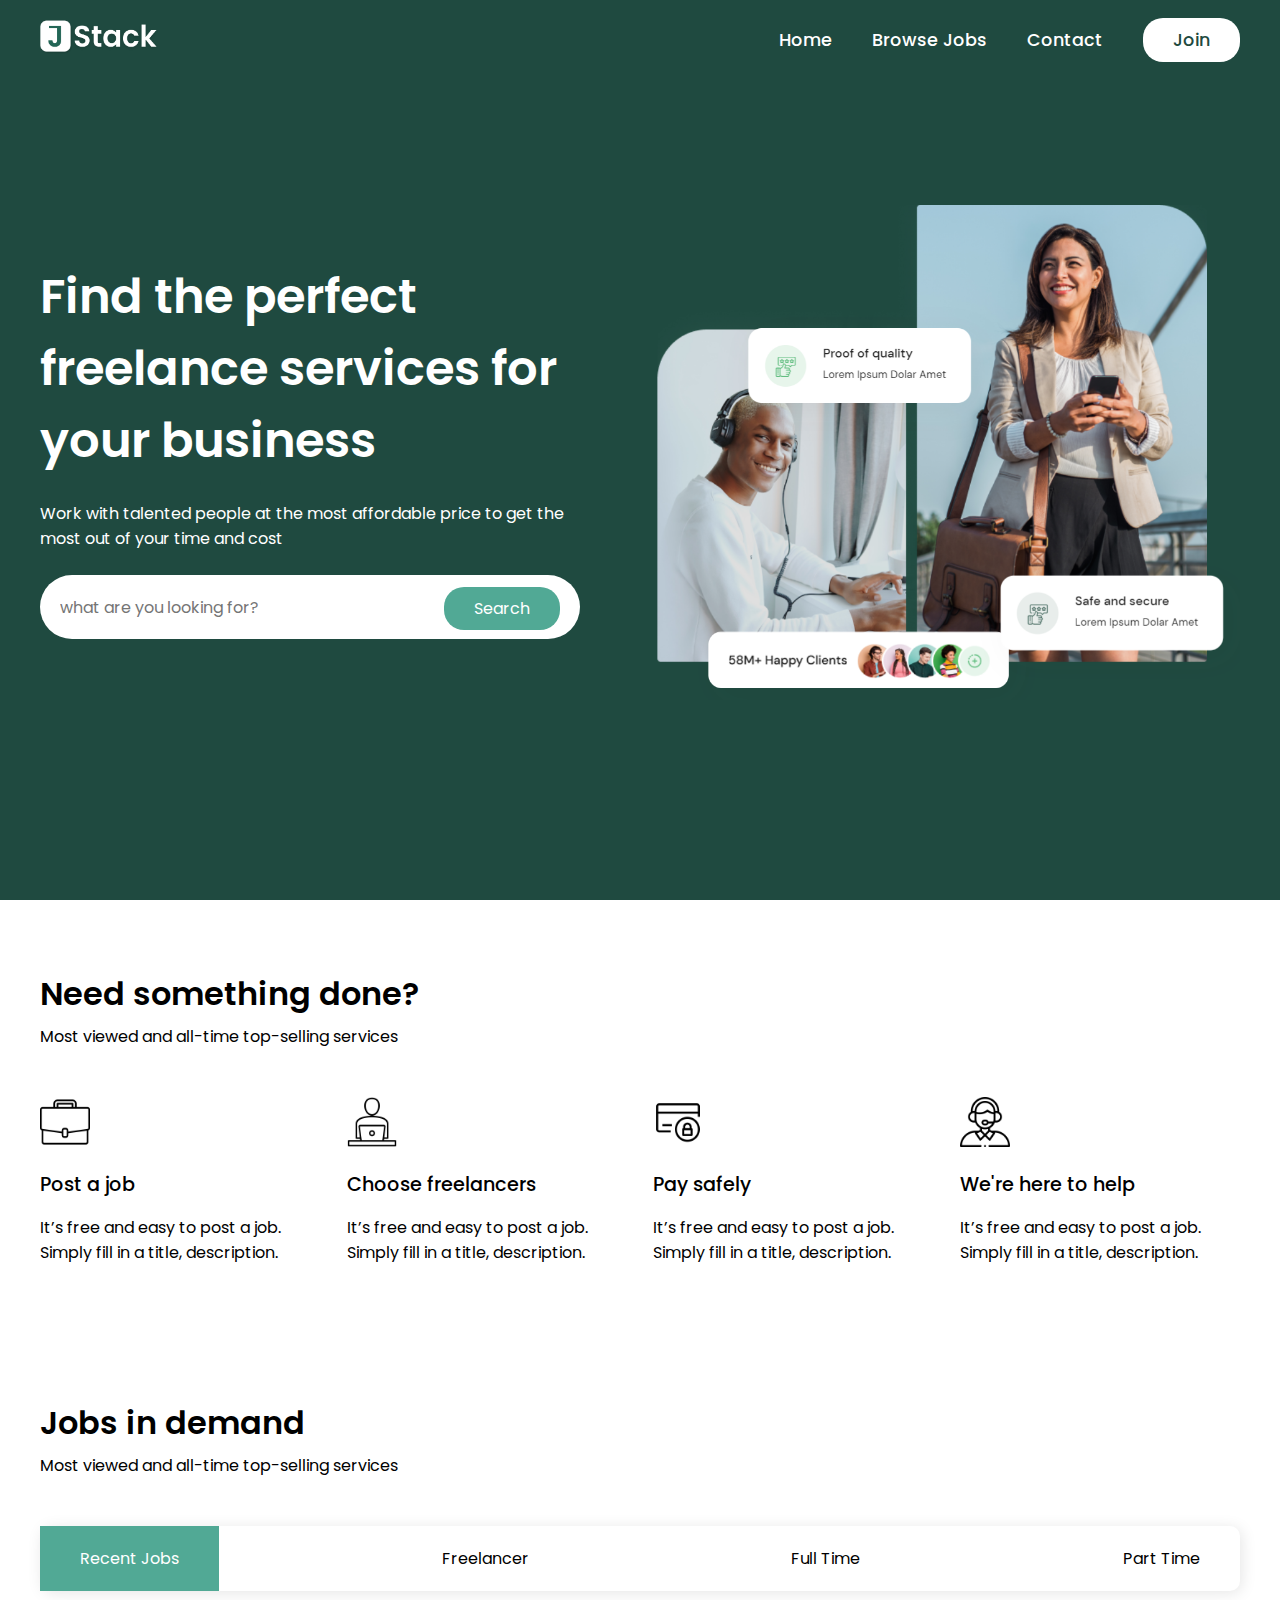
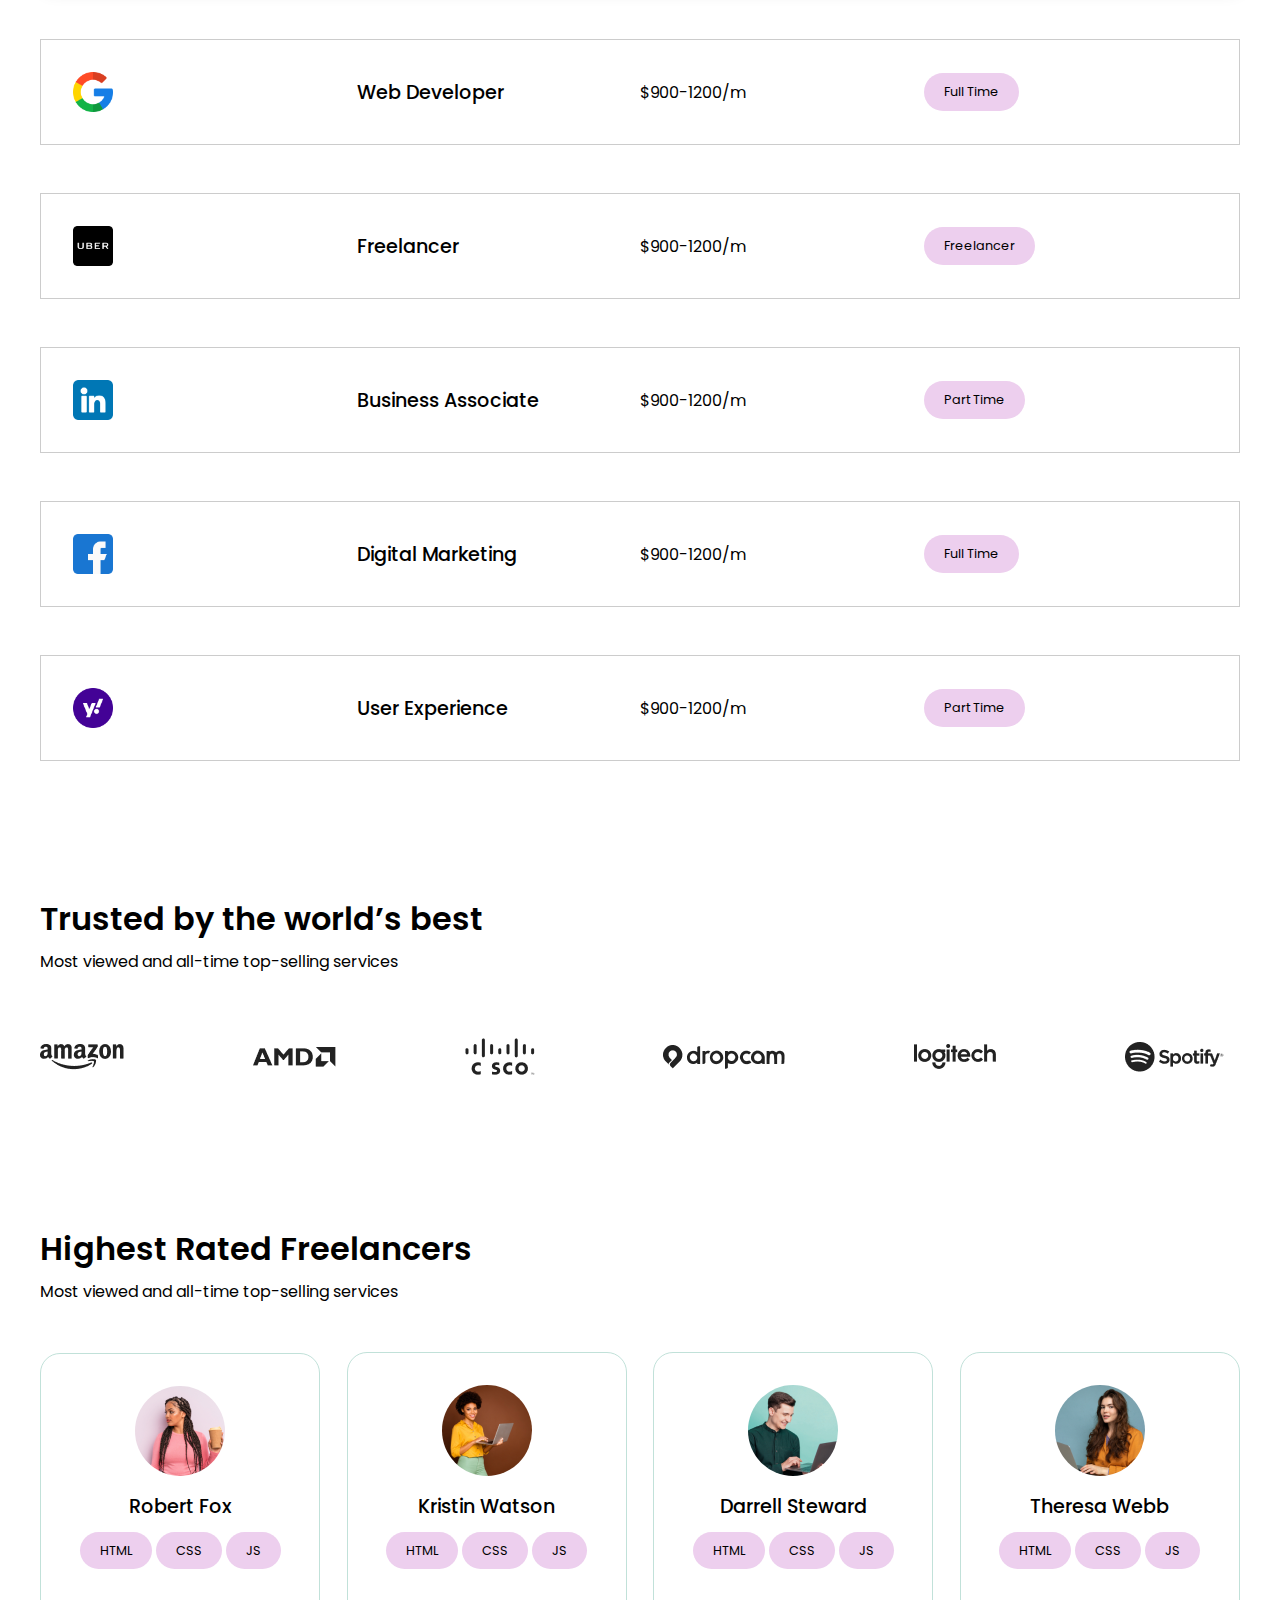
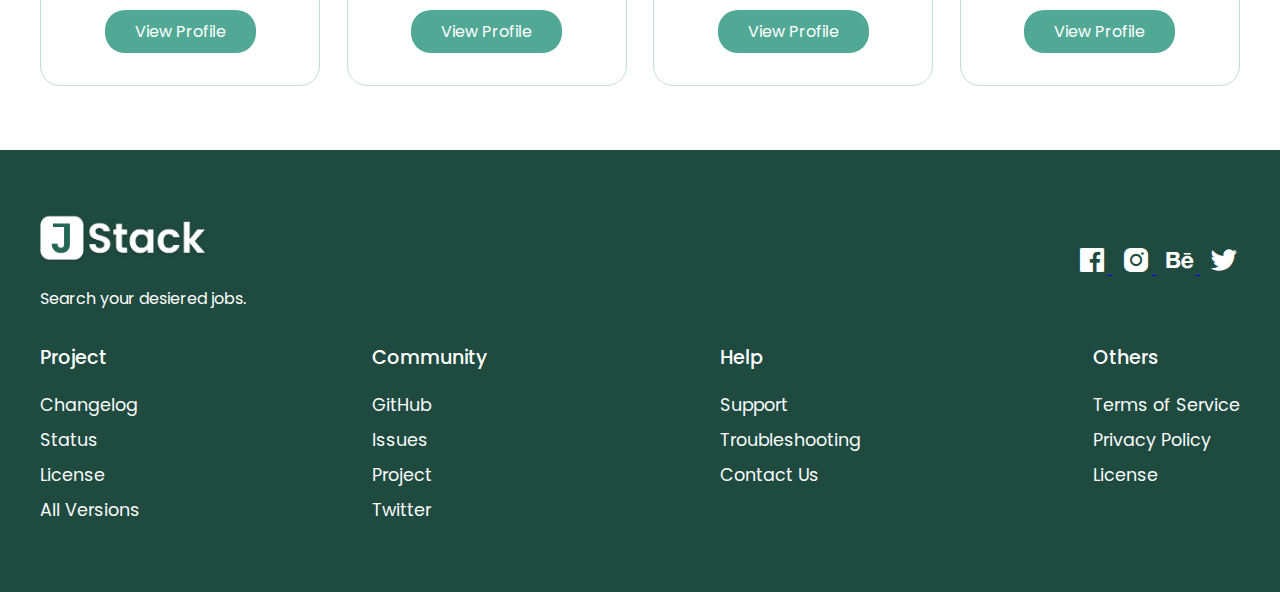
<file: index.html>
<!DOCTYPE html>
<html lang="en">

    <head>
        <meta charset="UTF-8">
        <meta name="viewport" content="width=device-width, initial-scale=1.0">
        <title>JSTACK - Search Jobs</title>
        <link rel="stylesheet" href="style.css">
        <link href='https://unpkg.com/boxicons@2.1.4/css/boxicons.min.css' rel='stylesheet'>

    </head>

    <body>

        <header>
            <div id="navbar" class="obj-width">
                <a href="index.html"><img class="logo" src="images/logo.png" alt=""></a>

                <ul id="menu">
                    <li><a href="#">Home</a></li>
                    <li><a href="jobs/job.html">Browse Jobs</a></li>
                    <li><a href="contact.html">Contact</a></li>
                    <button id="w-btn" class="reverse">Join</button>
                </ul>

                <i id="bar" class='bx bx-menu'></i>
            </div>
        </header>

        <section class="hero">
            <div class="hero-box obj-width">
                <div class="h-left">
                    <h1>Find the perfect freelance
                        services for your business</h1>
                    <p>Work with talented people at the most affordable price to get the most
                        out of your time and cost</p>
                    <div class="search">
                        <input type="text" placeholder="what are you looking for?">
                        <a href="jobs/job.html" id="g-btn" href="#">Search</a>
                    </div>
                </div>

                <div class="h-right">
                    <img src="images/hero1.PNG" alt="">
                </div>
            </div>
        </section>

        <section class="features obj-width sec-space">
            <h2>Need something done?</h2>
            <p>Most viewed and all-time top-selling services </p>

            <div class="fe-box">
                <div>
                    <img src="images/fe 1.png" alt="">
                    <h3>Post a job</h3>
                    <p>It’s free and easy to post a job. Simply fill in a title, description. </p>
                </div>
                <div>
                    <img src="images/fe 2.png" alt="">
                    <h3>Choose freelancers</h3>
                    <p>It’s free and easy to post a job. Simply fill in a title, description. </p>
                </div>
                <div>
                    <img src="images/fe 3.png" alt="">
                    <h3>Pay safely</h3>
                    <p>It’s free and easy to post a job. Simply fill in a title, description. </p>
                </div>
                <div>
                    <img src="images/fe 4.png" alt="">
                    <h3>We're here to help</h3>
                    <p>It’s free and easy to post a job. Simply fill in a title, description. </p>
                </div>
            </div>
        </section>

        <section class="jobs obj-width sec-space">
            <h2>Jobs in demand</h2>
            <p>Most viewed and all-time top-selling services </p>

            <ul class="job-id">
                <li data-target="all" class="active">Recent Jobs</li>
                <li data-target="freelancer">Freelancer</li>
                <li data-target="fullTime">Full Time</li>
                <li data-target="partTime">Part Time</li>
            </ul>

            <div class="jobs-container">
                <li data-item="fullTime" class="jList">
                    <img src="images/google.png" alt="">
                    <h3>Web Developer</h3>
                    <p>$900-1200/m</p>
                    <span id="key">Full Time</span>
                </li>
                <li data-item="freelancer" class="jList">
                    <img src="images/uber.png" alt="">
                    <h3>Freelancer</h3>
                    <p>$900-1200/m</p>
                    <span id="key">Freelancer</span>
                </li>
                <li data-item="partTime" class="jList">
                    <img src="images/linkedin.png" alt="">
                    <h3>Business Associate</h3>
                    <p>$900-1200/m</p>
                    <span id="key">Part Time</span>
                </li>
                <li data-item="fullTime" class="jList">
                    <img src="images/facebook.png" alt="">
                    <h3>Digital Marketing</h3>
                    <p>$900-1200/m</p>
                    <span id="key">Full Time</span>
                </li>
                <li data-item="partTime" class="jList">
                    <img src="images/yahoo.png" alt="">
                    <h3>User Experience</h3>
                    <p>$900-1200/m</p>
                    <span id="key">Part Time</span>
                </li>
            </div>
        </section>

        <section class="trust obj-width sec-space">
            <h2>Trusted by the world’s best </h2>
            <p>Most viewed and all-time top-selling services </p>

            <div class="t-box">
                <img src="images/t1.png" alt="">
                <img src="images/t2.png" alt="">
                <img src="images/t3.png" alt="">
                <img src="images/t4.png" alt="">
                <img src="images/t5.png" alt="">
                <img src="images/t6.png" alt="">
            </div>
        </section>

        <section class="workers obj-width sec-space">
            <h2>Highest Rated Freelancers</h2>
            <p>Most viewed and all-time top-selling services </p>

            <div class="fl-container">
                <div class="fl-box">
                    <img src="images/fl-1.png" alt="">
                    <h3>Robert Fox</h3>
                    <div class="skill">
                        <span id="key">HTML</span>
                        <span id="key">CSS</span>
                        <span id="key">JS</span>

                    </div>
                    <a id="g-btn" href="#"> View Profile</a>

                </div>
                <div class="fl-box">
                    <img src="images/fl-2.png" alt="">
                    <h3>Kristin Watson</h3>
                    <div class="skill">
                        <span id="key">HTML</span>
                        <span id="key">CSS</span>
                        <span id="key">JS</span>
                    </div>
                    <a id="g-btn" href="#"> View Profile</a>
                </div>
                <div class="fl-box">
                    <img src="images/fl-3.png" alt="">
                    <h3>Darrell Steward</h3>
                    <div class="skill">
                        <span id="key">HTML</span>
                        <span id="key">CSS</span>
                        <span id="key">JS</span>
                    </div>
                    <a id="g-btn" href="#"> View Profile</a>
                </div>
                <div class="fl-box">
                    <img src="images/fl-4.png" alt="">
                    <h3>Theresa Webb</h3>
                    <div class="skill">
                        <span id="key">HTML</span>
                        <span id="key">CSS</span>
                        <span id="key">JS</span>
                    </div>
                    <a id="g-btn" href="#"> View Profile</a>
                </div>
            </div>
        </section>

        <footer class="footer">
            <div class="obj-width">
                <div class="top">
                    <div>
                        <img class="logo" src="images/logo.png" alt="">
                        <p>Search your desiered jobs.</p>
                    </div>
                    <div>
                        <a href="https://fontawesome.com/">
                            <i class='bx bxl-facebook-square'></i>
                        </a>
                        <a href="https://fontawesome.com/">
                            <i class='bx bxl-instagram-alt'></i>
                        </a>
                        <a href="https://fontawesome.com/">
                            <i class='bx bxl-behance'></i>
                        </a>
                        <a href="https://fontawesome.com/">
                            <i class='bx bxl-twitter'></i>
                        </a>
                    </div>
                </div>

                <div class="bottom">
                    <div>
                        <h3>Project</h4>
                            <a href="#">Changelog</a>
                            <a href="#">Status</a>
                            <a href="#">License</a>
                            <a href="#">All Versions</a>
                    </div>
                    <div>
                        <h3>Community</h3>
                        <a href="#">GitHub</a>
                        <a href="#">Issues</a>
                        <a href="#">Project</a>
                        <a href="#"> Twitter</a>
                    </div>
                    <div>
                        <h3>Help</h3>
                        <a href="#">Support</a>
                        <a href="#">Troubleshooting</a>
                        <a href="#">Contact Us</a>
                    </div>
                    <div>
                        <h3>Others</h3>
                        <a href="#">Terms of Service</a>
                        <a href="#">Privacy Policy</a>
                        <a href="#">License</a>
                    </div>
                </div>
            </div>
        </footer>

        <script src="script.js"></script>
        <script src="toggle.js"></script>
    </body>

</html>
</file>
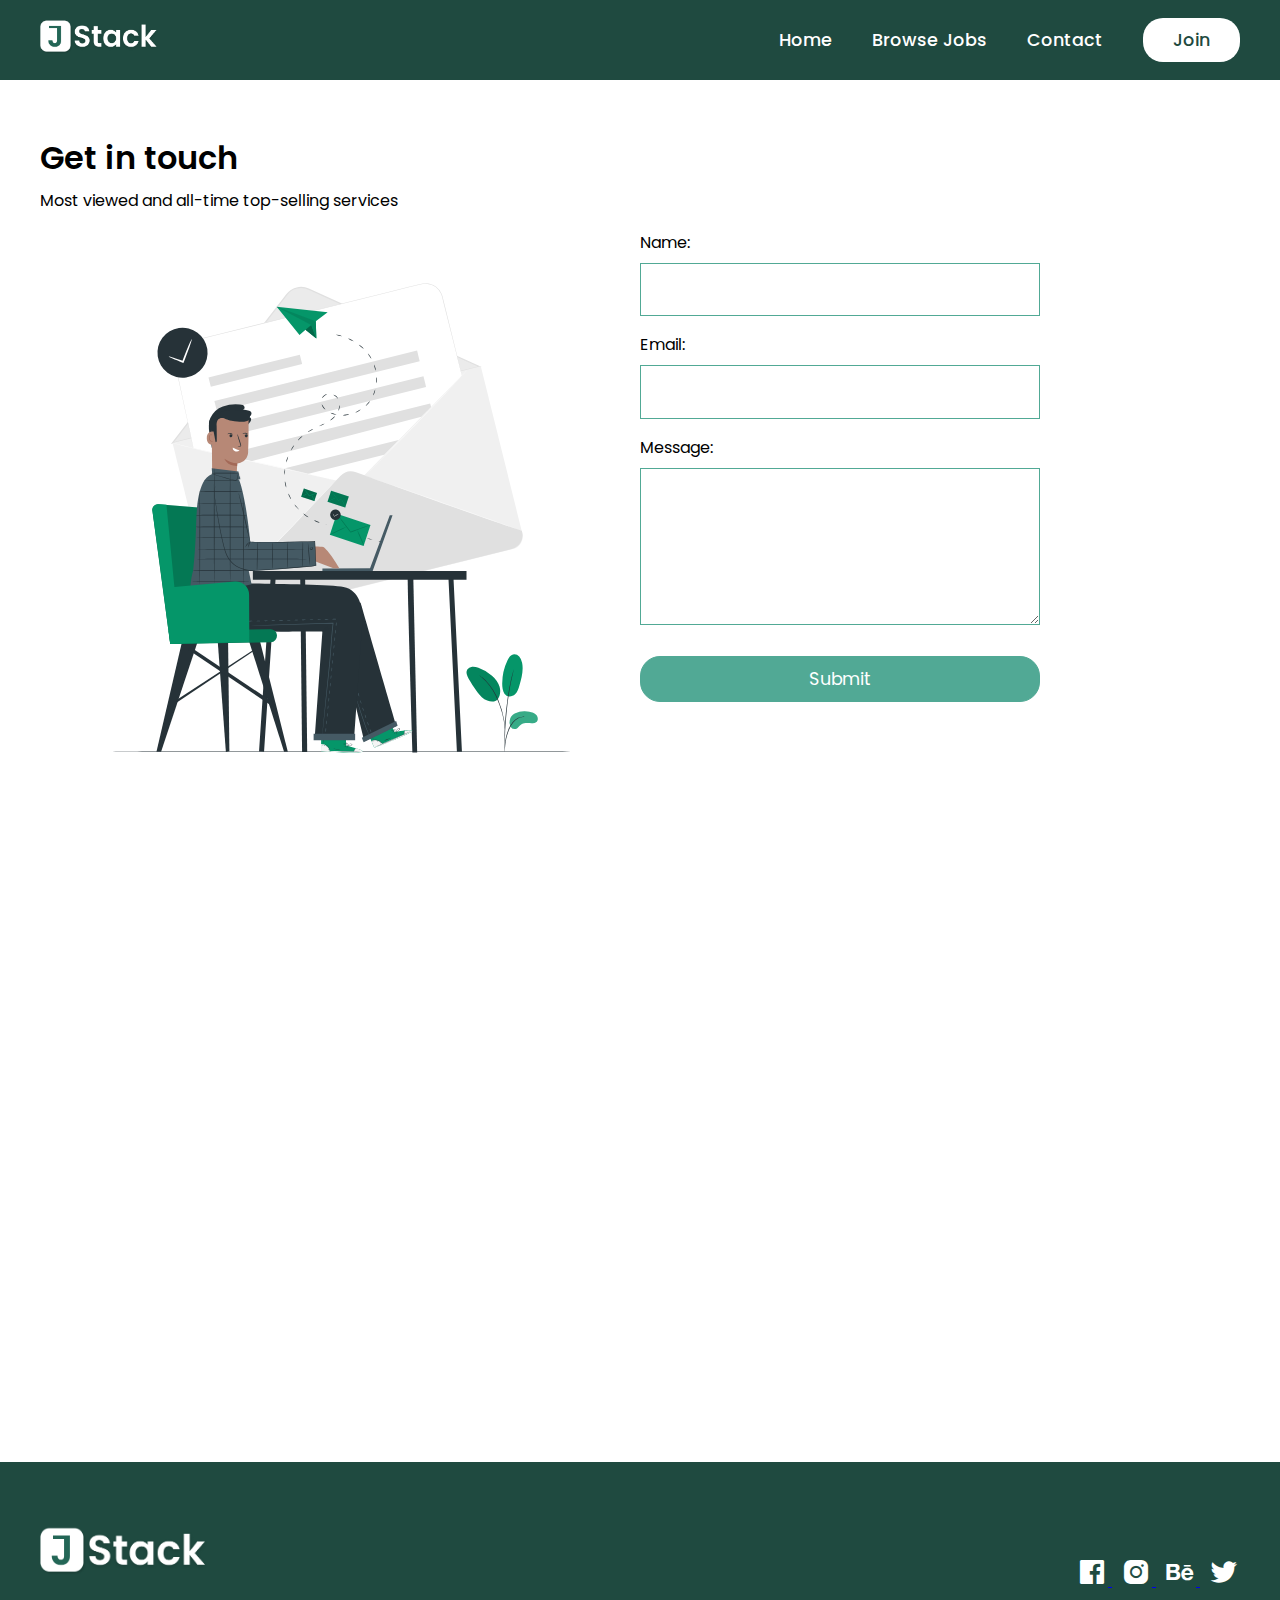
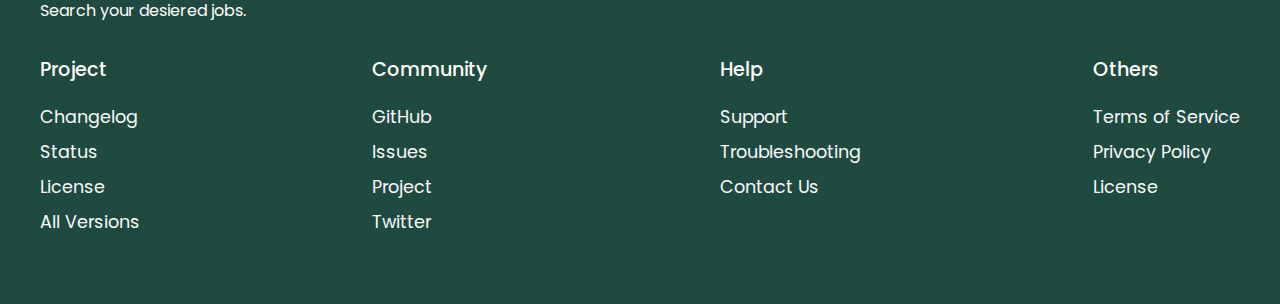
<file: contact.html>
<!DOCTYPE html>
<html lang="en">

    <head>
        <meta charset="UTF-8">
        <meta name="viewport" content="width=device-width, initial-scale=1.0">
        <title>JSTACK - Search Jobs</title>
        <link rel="stylesheet" href="style.css">
        <link href='https://unpkg.com/boxicons@2.1.4/css/boxicons.min.css' rel='stylesheet'>

    </head>

    <body>

        <header>
            <div id="navbar" class="obj-width">
                <a href="index.html"><img class="logo" src="images/logo.png" alt=""></a>

                <ul id="menu">
                    <li><a href="index.html">Home</a></li>
                    <li><a href="job.html">Browse Jobs</a></li>
                    <li><a href="contact.html">Contact</a></li>
                    <button id="w-btn" class="reverse">Join</button>
                </ul>

                <i id="bar" class='bx bx-menu'></i>
            </div>
        </header>

        <!-- <section class="hero">
            <div class="hero-box obj-width">
                <div class="h-left">
                    <h1>Find the perfect freelance
                        services for your business</h1>
                    <p>Work with talented people at the most affordable price to get the most
                        out of your time and cost</p>
                    <div class="search">
                        <input type="text" placeholder="what are you looking for?">
                        <a id="g-btn" href="#">Search</a>
                    </div>
                </div>

                <div class="h-right">
                    <img src="images/hero1.PNG" alt="">
                </div>
            </div>
        </section> -->

        <section class="contact obj-width sec-space extra-space">

            <div class="contact-img">
                <h2>Get in touch </h2>
                <p>Most viewed and all-time top-selling services </p>
                <img src="images/contact.svg" alt="">
            </div>

            <form id="contact-form" method="POST" action="send_email.php">

                <label for="name">Name:</label>
                <input type="text" id="name" name="name" autocomplete="off" required>

                <label for="email">Email:</label>
                <input type="email" id="email" name="email" autocomplete="off" required>

                <label for="message">Message:</label>
                <textarea id="message" name="message" rows="5" required></textarea>

                <input id="g-btn" type="submit" value="Submit">
            </form>
            <div id="status"></div>

        </section>

        <section class="contact obj-width sec-space">
            <iframe
                src="https://www.google.com/maps/embed?pb=!1m18!1m12!1m3!1d96771.88260492912!2d-74.15095984830225!3d40.715345443674174!2m3!1f0!2f0!3f0!3m2!1i1024!2i768!4f13.1!3m3!1m2!1s0x89c250d225bfafdd%3A0x249f013a2cd25d9!2sJersey%20City%2C%20NJ%2C%20USA!5e0!3m2!1sen!2sbd!4v1688303129257!5m2!1sen!2sbd"
                width="100%" height="450" style="border:0;" allowfullscreen="" loading="lazy"
                referrerpolicy="no-referrer-when-downgrade"></iframe>
        </section>

        <footer class="footer">
            <div class="obj-width">
                <div class="top">
                    <div>
                        <img class="logo" src="images/logo.png" alt="">
                        <p>Search your desiered jobs.</p>
                    </div>
                    <div>
                        <a href="https://fontawesome.com/">
                            <i class='bx bxl-facebook-square'></i>
                        </a>
                        <a href="https://fontawesome.com/">
                            <i class='bx bxl-instagram-alt'></i>
                        </a>
                        <a href="https://fontawesome.com/">
                            <i class='bx bxl-behance'></i>
                        </a>
                        <a href="https://fontawesome.com/">
                            <i class='bx bxl-twitter'></i>
                        </a>
                    </div>
                </div>

                <div class="bottom">
                    <div>
                        <h3>Project</h4>
                            <a href="#">Changelog</a>
                            <a href="#">Status</a>
                            <a href="#">License</a>
                            <a href="#">All Versions</a>
                    </div>
                    <div>
                        <h3>Community</h3>
                        <a href="#">GitHub</a>
                        <a href="#">Issues</a>
                        <a href="#">Project</a>
                        <a href="#"> Twitter</a>
                    </div>
                    <div>
                        <h3>Help</h3>
                        <a href="#">Support</a>
                        <a href="#">Troubleshooting</a>
                        <a href="#">Contact Us</a>
                    </div>
                    <div>
                        <h3>Others</h3>
                        <a href="#">Terms of Service</a>
                        <a href="#">Privacy Policy</a>
                        <a href="#">License</a>
                    </div>
                </div>
            </div>
        </footer>

        <script src="toggle.js"></script>

        <!-- <script>
            function openNav() {
                const bar = document.getElementById("bar");
                const menu = document.getElementById("menu");


                bar.addEventListener("click", () => {
                    menu.classList.toggle("active");
                });

            }
        </script> -->
    </body>

</html>
</file>
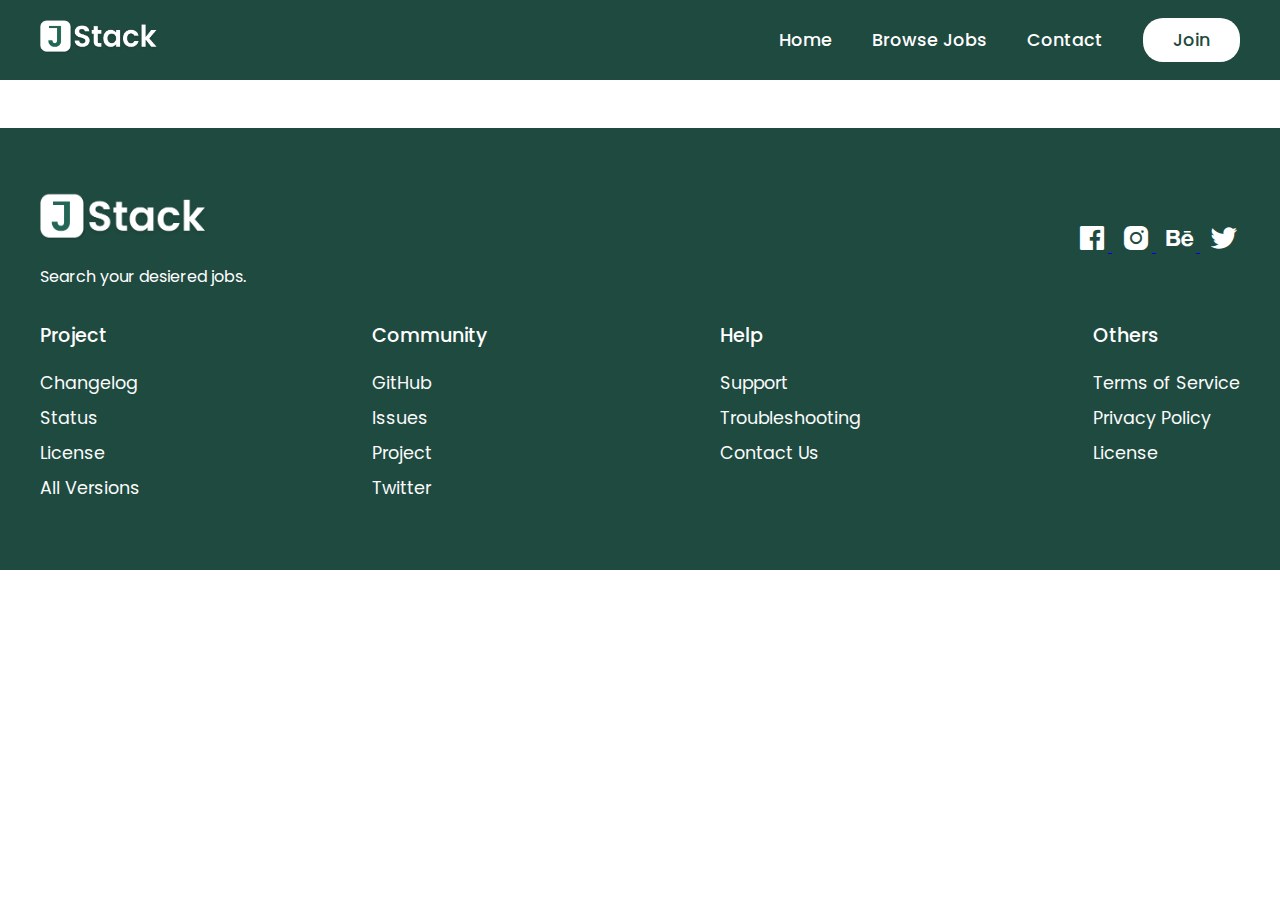
<file: jobs/job-details.html>
<!DOCTYPE html>
<html lang="en">

   <head>
      <meta charset="UTF-8">
      <meta name="viewport" content="width=device-width, initial-scale=1.0">
      <title>Document</title>
      <link rel="stylesheet" href="../style.css">
      <link href='https://unpkg.com/boxicons@2.1.4/css/boxicons.min.css' rel='stylesheet'>
   </head>

   <body>

      <header>
         <div id="navbar" class="obj-width">
            <a href="../index.html"><img class="logo" src="../images/logo.png" alt=""></a>

            <ul id="menu">
               <li><a href="../index.html">Home</a></li>
               <li><a href="../jobs/job.html">Browse Jobs</a></li>
               <li><a href="../contact.html">Contact</a></li>
               <button id="w-btn" class="reverse">Join</button>
            </ul>

            <i id="bar" class='bx bx-menu'></i>
         </div>
      </header>

      <div id="jobDetails" class="extra-space obj-width">
         <!-- <div class="job-header ">
            <div class="job-img-row">
               <img src="../images/google.png" alt="">
               <div>
                  <h2>Google companyName</h2>
                  <span>Location: USA location</span>
               </div>
            </div>
            <a id="g-btn" href="#">Apply Now</a>
         </div>

         <div class="features obj-width">

            <div class="fe-box">
               <div>
                  <img src="../images/vacancy.png" alt="">
                  <h3>Vacancy</h3>
                  <p>01 vacancy</p>
               </div>
               <div>
                  <img src="../images/fe 1.png" alt="">
                  <h3>Position</h3>
                  <p>Web developer title</p>
               </div>
               <div>
                  <img src="../images/hour.png" alt="">
                  <h3>Hours</h3>
                  <p>50h / week hours</p>
               </div>
               <div>
                  <img src="../images/salary.png" alt="">
                  <h3>Salary</h3>
                  <p>$35 - $45K rate</p>
               </div>
            </div>
         </div>

         <div class="job-description sec-space">
            <h3>Job Description</h3>
            <p>It is a long established fact that a reader will be distracted by the readable content of a page when
               looking at its layout. The point of using Lorem Ipsum is that it has a more-or-less normal distribution
               of letters, as opposed to using 'Content here, content here', making it look like readable English.
               Many desktop publishing packages and web page editors now use Lorem Ipsum as their default model text,
               and a search for 'lorem ipsum' will uncover many web sites still in their infancy. Various versions have
               evolved over the years, sometimes by accident, sometimes on purpose (injected humour and the like).
               description</p>

            <h3>Employment Status</h3>
            <p>- Full-time av</p>

            <h3>Workplace</h3>
            <p>- Work from home workplace</p>

            <h3>Educational Requirements</h3>
            <p>- Bachelor degree in any Computer Science Course. education</p>

            <h3>Experience Requirements</h3>
            <p>- 2 to 5 year(s) experience</p>

         </div> -->
      </div>

      <footer class="footer">
         <div class="obj-width">
            <div class="top">
               <div>
                  <img class="logo" src="../images/logo.png" alt="">
                  <p>Search your desiered jobs.</p>
               </div>
               <div>
                  <a href="https://fontawesome.com/">
                     <i class='bx bxl-facebook-square'></i>
                  </a>
                  <a href="https://fontawesome.com/">
                     <i class='bx bxl-instagram-alt'></i>
                  </a>
                  <a href="https://fontawesome.com/">
                     <i class='bx bxl-behance'></i>
                  </a>
                  <a href="https://fontawesome.com/">
                     <i class='bx bxl-twitter'></i>
                  </a>
               </div>
            </div>

            <div class="bottom">
               <div>
                  <h3>Project</h4>
                     <a href="#">Changelog</a>
                     <a href="#">Status</a>
                     <a href="#">License</a>
                     <a href="#">All Versions</a>
               </div>
               <div>
                  <h3>Community</h3>
                  <a href="#">GitHub</a>
                  <a href="#">Issues</a>
                  <a href="#">Project</a>
                  <a href="#"> Twitter</a>
               </div>
               <div>
                  <h3>Help</h3>
                  <a href="#">Support</a>
                  <a href="#">Troubleshooting</a>
                  <a href="#">Contact Us</a>
               </div>
               <div>
                  <h3>Others</h3>
                  <a href="#">Terms of Service</a>
                  <a href="#">Privacy Policy</a>
                  <a href="#">License</a>
               </div>
            </div>
         </div>
      </footer>

      <script>
         document.addEventListener("DOMContentLoaded", () => {

            const urlParams = new URLSearchParams(window.location.search);
            const index = urlParams.get("id");

            const selectedJob = jCategory[index];

            const jobDetailsContainer = document.getElementById("jobDetails");
            jobDetailsContainer.innerHTML = `
              
               <div class="job-header ">
                  <div class="job-img-row">
                     <img src=${selectedJob.image} alt="">
                     <div>
                        <h2>${selectedJob.companyName}</h2>
                        <span>${selectedJob.location}</span>
                     </div>
                  </div>
                  <a id="g-btn" href="#">Apply Now</a>
               </div>

            <div class="features obj-width">

               <div class="fe-box">
                  <div>
                     <img src="../images/vacancy.png" alt="">
                     <h3>Vacancy</h3>
                     <p>${selectedJob.vacancy}</p>
                  </div>
                  <div>
                     <img src="../images/fe 1.png" alt="">
                     <h3>Position</h3>
                     <p>${selectedJob.title}</p>
                  </div>
                  <div>
                     <img src="../images/hour.png" alt="">
                     <h3>Hours</h3>
                     <p>${selectedJob.hours}</p>
                  </div>
                  <div>
                     <img src="../images/salary.png" alt="">
                     <h3>Salary</h3>
                     <p>${selectedJob.rate}</p>
                  </div>
               </div>
            </div>

         <div class="job-description sec-space">
            <h3>Job Description</h3>
            <p>${selectedJob.description}</p>

            <h3>Employment Status</h3>
            <p>- ${selectedJob.av}</p>

            <h3>Workplace</h3>
            <p>- ${selectedJob.workplace}</p>

            <h3>Educational Requirements</h3>
            <p>- ${selectedJob.education}</p>

            <h3>Experience Requirements</h3>
            <p>- ${selectedJob.experience}</p>

         </div>
`;
         });
      </script>

      <script src="job-List.js"></script>
      <script src="../toggle.js"></script>

   </body>

</html>
</file>
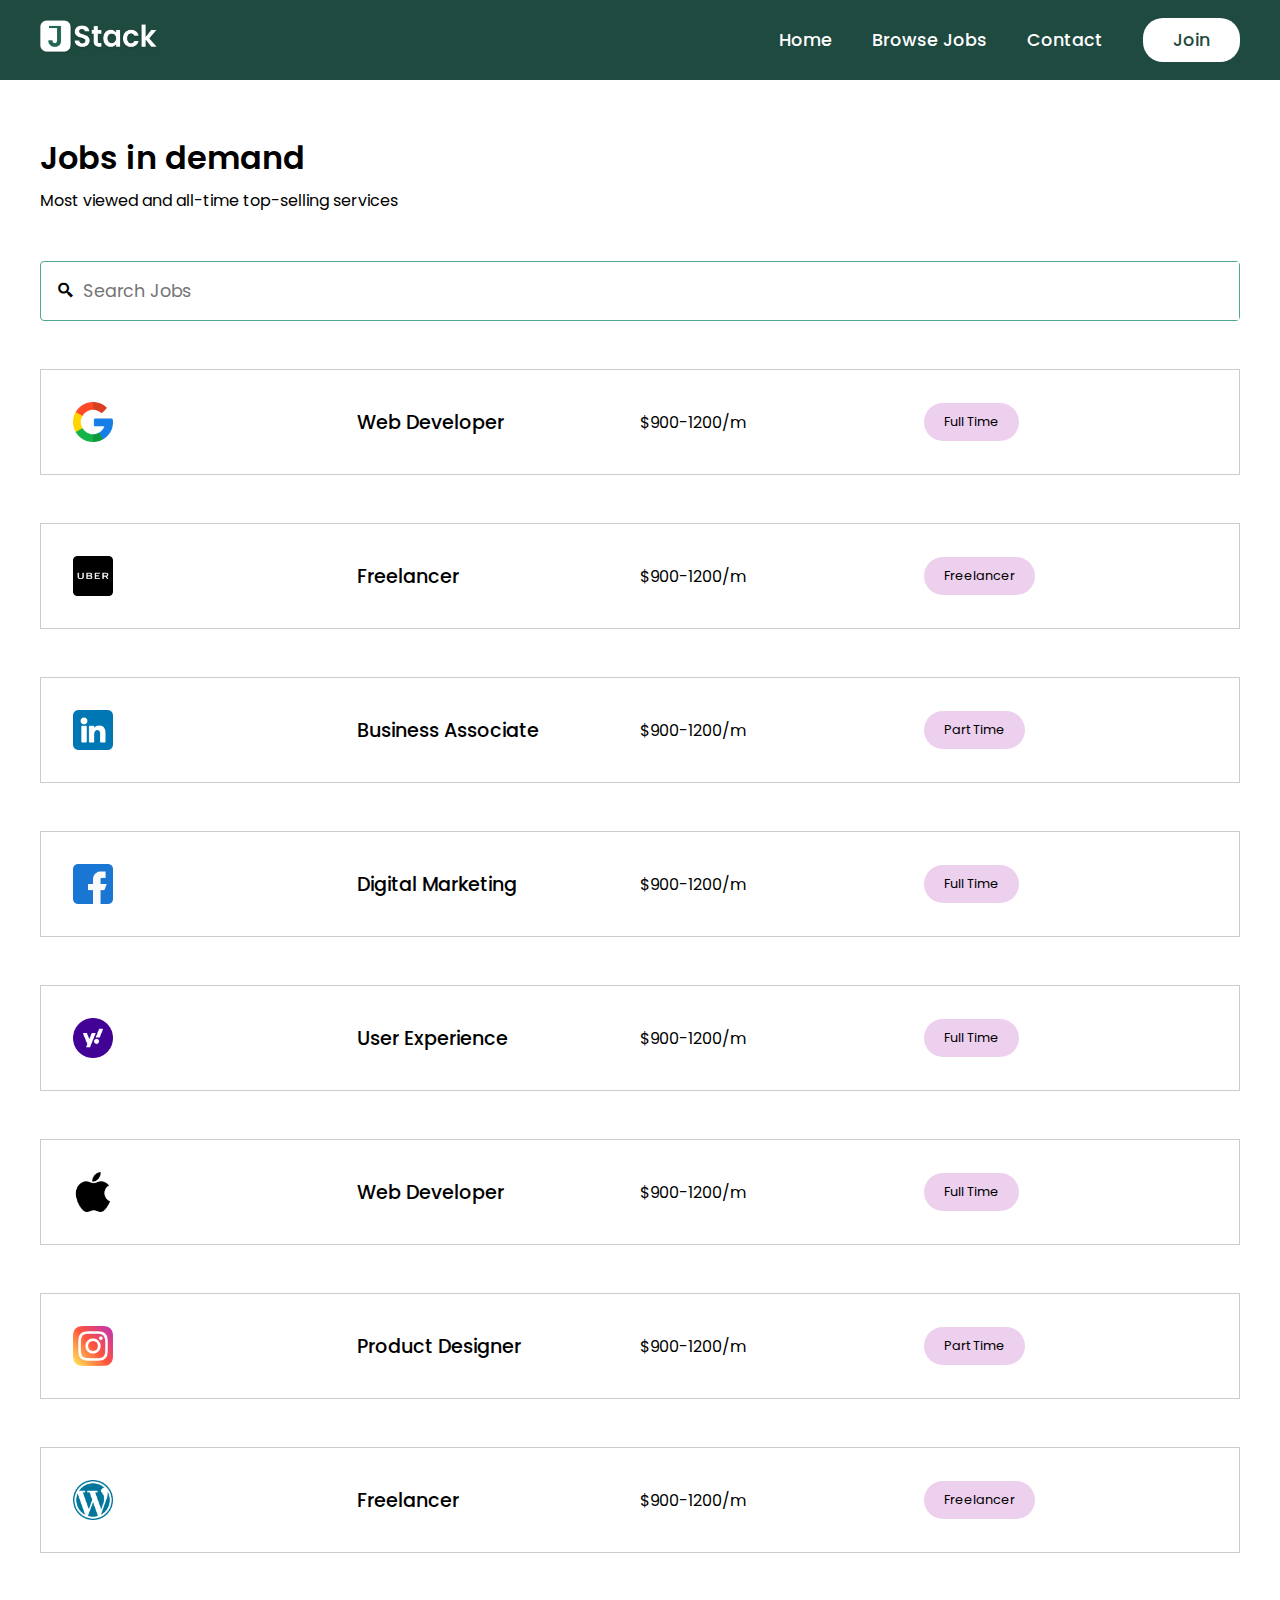
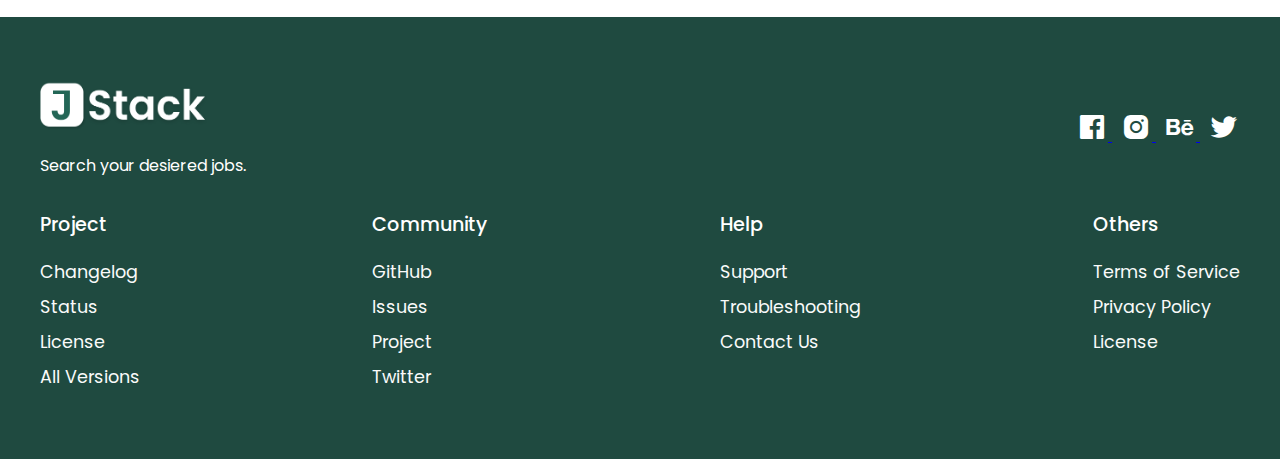
<file: jobs/job.html>
<!DOCTYPE html>
<html lang="en">

    <head>
        <meta charset="UTF-8">
        <meta name="viewport" content="width=device-width, initial-scale=1.0">
        <title>JSTACK - Search Jobs</title>
        <link rel="stylesheet" href="../style.css">
        <link href='https://unpkg.com/boxicons@2.1.4/css/boxicons.min.css' rel='stylesheet'>

    </head>

    <body>
        <header>
            <div id="navbar" class="obj-width">
                <a href="../index.html"><img class="logo" src="../images/logo.png" alt=""></a>

                <ul id="menu">
                    <li><a href="../index.html">Home</a></li>
                    <li><a href="#">Browse Jobs</a></li>
                    <li><a href="../contact.html">Contact</a></li>
                    <button id="w-btn" class="reverse">Join</button>
                </ul>

                <i id="bar" class='bx bx-menu'></i>
            </div>
        </header>

        <section class="jobs obj-width sec-space extra-space">
            <h2>Jobs in demand</h2>
            <p>Most viewed and all-time top-selling services </p>

            <form>
                <i class='bx bx-search-alt-2'></i>
                <input type="text" placeholder="Search Jobs" id="searchBar" />
            </form>

            <div class="jobs-container" id="root">

            </div>
        </section>

        <footer class="footer">
            <div class="obj-width">
                <div class="top">
                    <div>
                        <img class="logo" src="../images/logo.png" alt="">
                        <p>Search your desiered jobs.</p>
                    </div>
                    <div>
                        <a href="https://fontawesome.com/">
                            <i class='bx bxl-facebook-square'></i>
                        </a>
                        <a href="https://fontawesome.com/">
                            <i class='bx bxl-instagram-alt'></i>
                        </a>
                        <a href="https://fontawesome.com/">
                            <i class='bx bxl-behance'></i>
                        </a>
                        <a href="https://fontawesome.com/">
                            <i class='bx bxl-twitter'></i>
                        </a>
                    </div>
                </div>

                <div class="bottom">
                    <div>
                        <h3>Project</h4>
                            <a href="#">Changelog</a>
                            <a href="#">Status</a>
                            <a href="#">License</a>
                            <a href="#">All Versions</a>
                    </div>
                    <div>
                        <h3>Community</h3>
                        <a href="#">GitHub</a>
                        <a href="#">Issues</a>
                        <a href="#">Project</a>
                        <a href="#"> Twitter</a>
                    </div>
                    <div>
                        <h3>Help</h3>
                        <a href="#">Support</a>
                        <a href="#">Troubleshooting</a>
                        <a href="#">Contact Us</a>
                    </div>
                    <div>
                        <h3>Others</h3>
                        <a href="#">Terms of Service</a>
                        <a href="#">Privacy Policy</a>
                        <a href="#">License</a>
                    </div>
                </div>
            </div>
        </footer>

        <script src="../toggle.js"></script>
        <script src="job-List.js"></script>
        <script src="jobSearch.js"></script>


    </body>

</html>
</file>
<file: style.css>
@import url("https://fonts.googleapis.com/css2?family=Poppins:wght@100;200;300;400;500;600;700;800&display=swap");

* {
  margin: 0;
  padding: 0;
  box-sizing: border-box;
  font-family: "Poppins", sans-serif;
}

body {
  position: relative;
}

h1 {
  font-size: 3rem;
  font-weight: 600;
}

h2 {
  font-size: 2rem;
  font-weight: 600;
  line-height: 60px;
}
h3 {
  font-size: 1.2rem;
  padding-bottom: 1rem;
  font-weight: 500;
}
#g-btn {
  text-decoration: none;
  background: #51a995;
  color: #fff;
  padding: 9px 30px;
  border-radius: 20px;
  cursor: pointer;
}

.sec-space {
  padding: 4rem 0;
}
.extra-space {
  padding-top: 8rem;
}
.obj-width {
  max-width: 1200px;
  margin: auto;
}

header {
  background-color: #1f4a40;
  position: fixed;
  top: 0;
  right: 0;
  width: 100%;
  z-index: 99;
}

#navbar {
  display: flex;
  justify-content: space-between;
  align-items: center;
  height: 80px;
}

#navbar .logo {
  width: 120px;
}

#menu {
  display: flex;
  justify-content: flex-end;
  align-items: center;
  list-style: none;
}

#menu li a {
  text-decoration: none;
  color: #fff;
  margin-left: 40px;
  font-size: 1.1rem;
  font-weight: 500;
}

#w-btn {
  margin-left: 40px;
  background: #fff;
  color: #1f4a40;
  padding: 9px 30px;
  border-radius: 20px;
  font-size: 1.1rem;
  font-weight: 500;
  box-shadow: none;
  border: none;
}

#bar {
  color: #fff;
  display: none;
}

.hero {
  background-color: #1f4a40;
}

.hero .hero-box {
  height: 100vh;
  display: flex;
  justify-content: space-between;
  align-items: center;
}

.h-left {
  width: 45%;
  color: #fff;
}

.h-left p {
  padding: 1.5rem 0;
}

.h-left .search {
  position: relative;
}

.h-left .search input {
  width: 100%;
  height: 4rem;
  border-radius: 35px;
  padding: 0 20px;
  font-size: 1rem;
  outline: none;
  border: none;
}

.h-left .search a {
  position: absolute;
  top: 12px;
  right: 20px;
}

.h-right {
  width: 50%;
}

.h-right img {
  width: 100%;
}

.features .fe-box {
  display: flex;
  justify-content: space-between;
  align-items: center;
  flex-wrap: wrap;
}
.features .fe-box div {
  width: 280px;
  padding-top: 3rem;
}

.features .fe-box img {
  width: 50px;
  margin-bottom: 1rem;
}

.trust .t-box {
  padding-top: 3rem;
  display: flex;
  justify-content: space-between;
  align-items: center;
  flex-wrap: wrap;
}

.trust .t-box img {
  margin: 1rem 1rem 1rem 0;
}

.workers .fl-container {
  display: flex;
  justify-content: space-between;
  align-items: center;
  flex-wrap: wrap;
}

.workers .fl-box {
  display: flex;
  flex-direction: column;
  justify-content: center;
  align-items: center;
  border: 1px solid #c1e1d9;
  width: 280px;
  padding: 2rem 0;
  border-radius: 20px;
  margin-top: 3rem;
}

.workers .fl-box img {
  border-radius: 50%;
  margin-bottom: 1rem;
}

.workers .skill {
  padding-bottom: 3rem;
}

#key {
  font-size: 0.8rem;
  background: #edcfee;
  padding: 10px 20px;
  border-radius: 20px;
}

.jobs .job-id {
  margin-top: 3rem;
  list-style: none;
  display: flex;
  justify-content: space-between;
  align-items: center;
  flex-wrap: wrap;
  border-radius: 10px;
  box-shadow: 2px 2px 15px rgba(0, 0, 0, 0.1);
}

.jobs .job-id li {
  padding: 20px 40px;
  color: #000;
  cursor: pointer;
}

.jobs .job-id li.active {
  background: #51a995;
  color: #fff;
}

.jobs .jList {
  margin-top: 3rem;
  display: grid;
  grid-template-columns: repeat(4, 1fr);
  padding: 2rem 2rem;
  border: 1px solid #ccc;
  align-items: center;
  justify-items: start;
  cursor: pointer;
  text-decoration: none;
  color: #000;
}
.jobs .jList:hover {
  background: #ecf1ee;
}

.jobs .jList.delete {
  display: none;
}

.jobs img {
  width: 40px;
}

.jobs h3 {
  padding: 0;
}

/* footer */

.footer {
  background: #1f4a40;
  color: #fff;
  padding: 4rem 0;
}

.top {
  display: flex;
  align-items: center;
  text-align: start;
  justify-content: space-between;
  flex-wrap: wrap;
}

.top .logo {
  margin-bottom: 1rem;
  width: 170px;
}

.top i {
  color: #fff;
  font-size: 2rem;
  margin-left: 0.5rem;
}

.bottom {
  padding-top: 2rem;
  text-align: start;
  display: flex;
  justify-content: space-between;
  flex-wrap: wrap;
}

.bottom div {
  display: flex;
  flex-direction: column;
}

.bottom a {
  text-decoration: none;
  color: #fafafa;
  line-height: 35px;
  font-size: 1.1rem;
}

/* Browse Jobs */

.jobs form {
  margin-top: 3rem;
  width: 100%;
  border: 1px solid #51a995;
  border-radius: 4px;
  display: flex;
  justify-content: space-between;
  align-items: center;
}

.jobs form input {
  border: none;
  box-shadow: none;
  outline: none;
  padding: 1rem 0.5rem;
  width: 100%;
  font-size: 1.1rem;
}

.jobs form i {
  padding-left: 1rem;
  font-size: 1.1rem;
  font-weight: bold;
}

/* Contact */
.contact {
  display: flex;
  align-items: center;
}

.contact-img {
  width: 50%;
}

.contact img {
  width: 100%;
  height: 100%;
  object-fit: cover;
}
.contact form {
  max-width: 400px;
  /* margin: 3rem auto 0 auto; */
}

.contact label {
  padding-bottom: 1rem;
}

.contact input,
.contact textarea {
  width: 100%;
  margin: 0.5rem 0 1rem 0;
  border: 1px solid #51a995;
  box-shadow: none;
  outline: none;
  padding: 0.8rem 0.5rem;
  font-size: 1.1rem;
}

#status {
  text-align: center;
  margin-top: 20px;
}

/* Pages */
/* Job Details  */

.job-header {
  display: flex;
  justify-content: space-between;
  align-items: center;
  background: #f8fcfa;
  border: 1px solid #51a995;
  border-radius: 30px;
  padding: 2rem;
}

.job-img-row {
  display: flex;
  align-items: center;
}
.job-header img {
  width: 100px;
  background: #fff;
  padding: 1rem;
  border-radius: 15px;
  margin-right: 2rem;
}

.job-description p {
  padding-bottom: 2rem;
}

@media (max-width: 1200px) {
  .obj-width {
    width: 95%;
  }
}

@media (max-width: 1200px) {
  .obj-width {
    width: 95%;
  }
}

@media (max-width: 699px) {
  /* Navbar */

  #menu {
    background-color: #fff;
    border-radius: 13px;
    display: block;
    width: 280px;
    height: auto;
    position: absolute;
    top: 80px;
    right: -100%;
    opacity: 0;
    transition: all 0.3s ease;
    align-items: stretch;
    padding: 30px 0 30px 0;
    z-index: -9;
    box-shadow: 0px 2px 10px rgba(0, 0, 0, 0.2);
  }

  #menu.active {
    right: 10px;
    opacity: 1;
    transition: all 0.3s ease;
    z-index: -1;
  }

  #menu li {
    padding: 1rem;
  }

  #menu li a {
    color: #1f4a40;
  }

  #bar {
    display: block;
    font-size: 1.7rem;
    cursor: pointer;
  }

  #w-btn.reverse {
    background-color: #1f4a40;
    color: #fff;
    display: block;
    margin: 20px 0 0 50px;
  }

  .hero .hero-box {
    height: auto;
    padding: 8rem 0;
    flex-direction: column-reverse;
    justify-content: center;
    align-items: start;
  }
  .h-left {
    width: 100%;
  }
  .h-right {
    display: none;
  }

  .features .fe-box div {
    width: 48%;
    padding-top: 3rem;
  }

  .jobs .job-id {
    position: relative;
    width: 100%;
    justify-content: flex-start;
    flex-wrap: nowrap;
    overflow-x: scroll;
    -ms-overflow-style: none;
    scrollbar-width: none;
  }
  .jobs .job-id li {
    padding: 20px 30px;
    text-wrap: nowrap;
  }

  .jobs-container {
    display: flex;
    flex-wrap: wrap;
    justify-content: space-between;
    margin-top: 2rem;
  }

  .jobs .jList {
    width: 48%;
    margin-top: 1rem;
    display: grid;
    grid-template-columns: repeat(1, 1fr);
    grid-gap: 15px;
    padding: 2rem 1rem;
    text-align: center;
    justify-items: center;
  }

  .trust .t-box {
    justify-content: space-between;
    align-items: center;
    flex-wrap: wrap;
  }

  .trust .t-box img {
    margin: 1rem 1rem 1rem 0;
    width: 100px;
    object-fit: cover;
  }

  .workers .fl-box {
    width: 48%;
    padding: 2rem 0;
    border-radius: 10px;
    margin-top: 1rem;
    text-align: center;
  }
  .workers .skill {
    padding-bottom: 2rem;
  }

  #key {
    font-size: 0.8rem;
    background: #edcfee;
    padding: 10px 20px;
    border-radius: 20px;
  }

  .footer i {
    margin: 1rem 1rem 0 0;
  }

  .bottom div {
    width: 50%;
  }

  /* Contact Page */

  .contact {
    flex-direction: column;
    align-items: flex-start;
  }
  .contact-img {
    width: 100%;
  }
  .contact img {
    width: 70%;
    height: auto;
  }

  /* Job Details Page */

  .job-header {
    flex-direction: column;
    justify-content: flex-start;
    align-items: flex-start;
    border-radius: 15px;
    padding: 1rem;
  }

  .job-img-row {
    margin-bottom: 1.5rem;
  }

  .job-header img {
    padding: 0rem;
    border-radius: 10px;
  }
}
</file>
